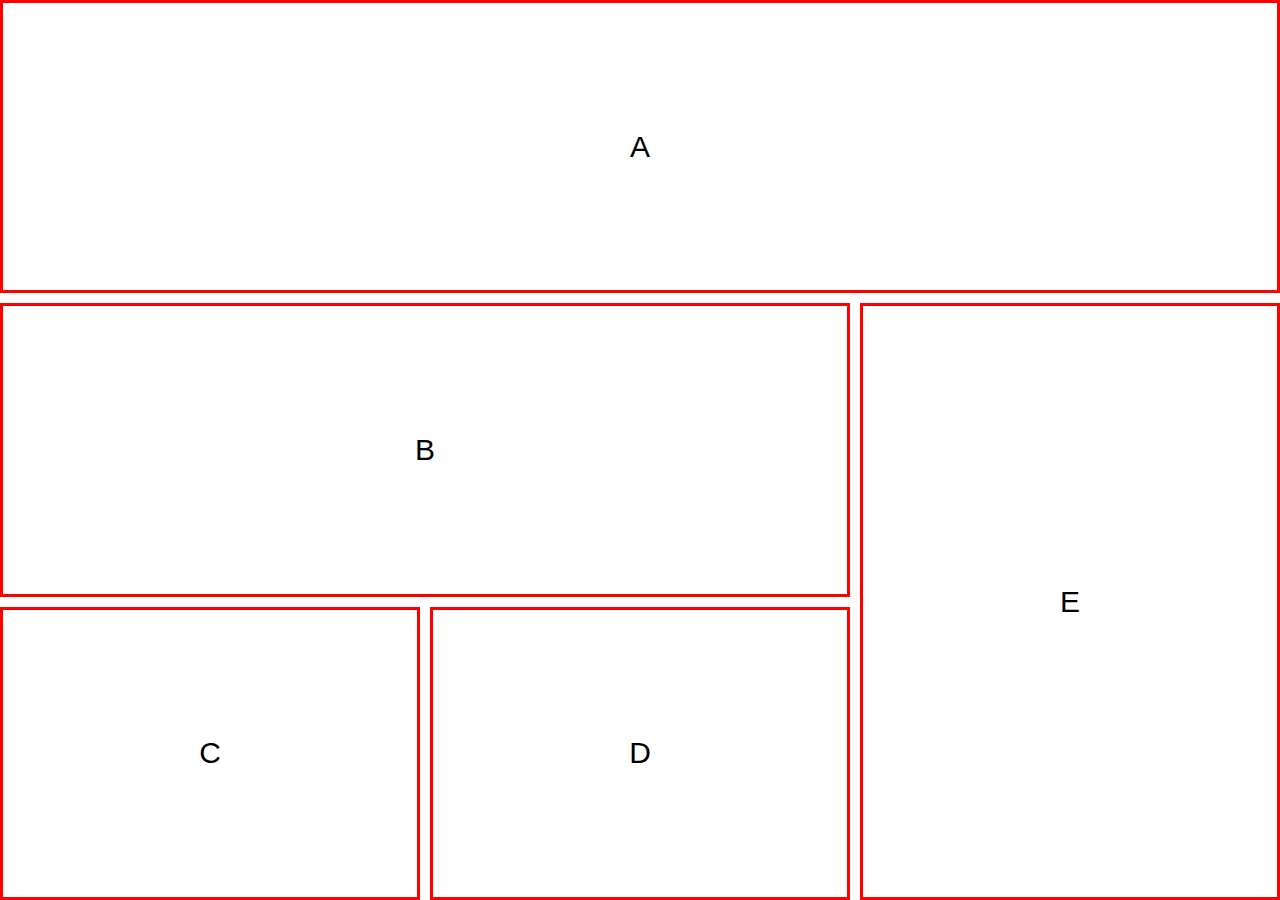
<file: 12 column_12rowGrid2/index.html>
<!DOCTYPE html>
<html lang="en">
<head>
    <meta charset="UTF-8">
    <meta name="viewport" content="width=device-width, initial-scale=1.0">
    <title>12 Column 12 Row Grid 2</title>
    <link rel="stylesheet" href="style.css">
</head>
<body>
    <div class="container">
        <div class="box-1">A</div>
        <div class="box-2">B</div>
        <div class="box-3">C</div>
        <div class="box-4">D</div>
        <div class="box-5">E</div>
    </div>
</body>
</html>
</file>
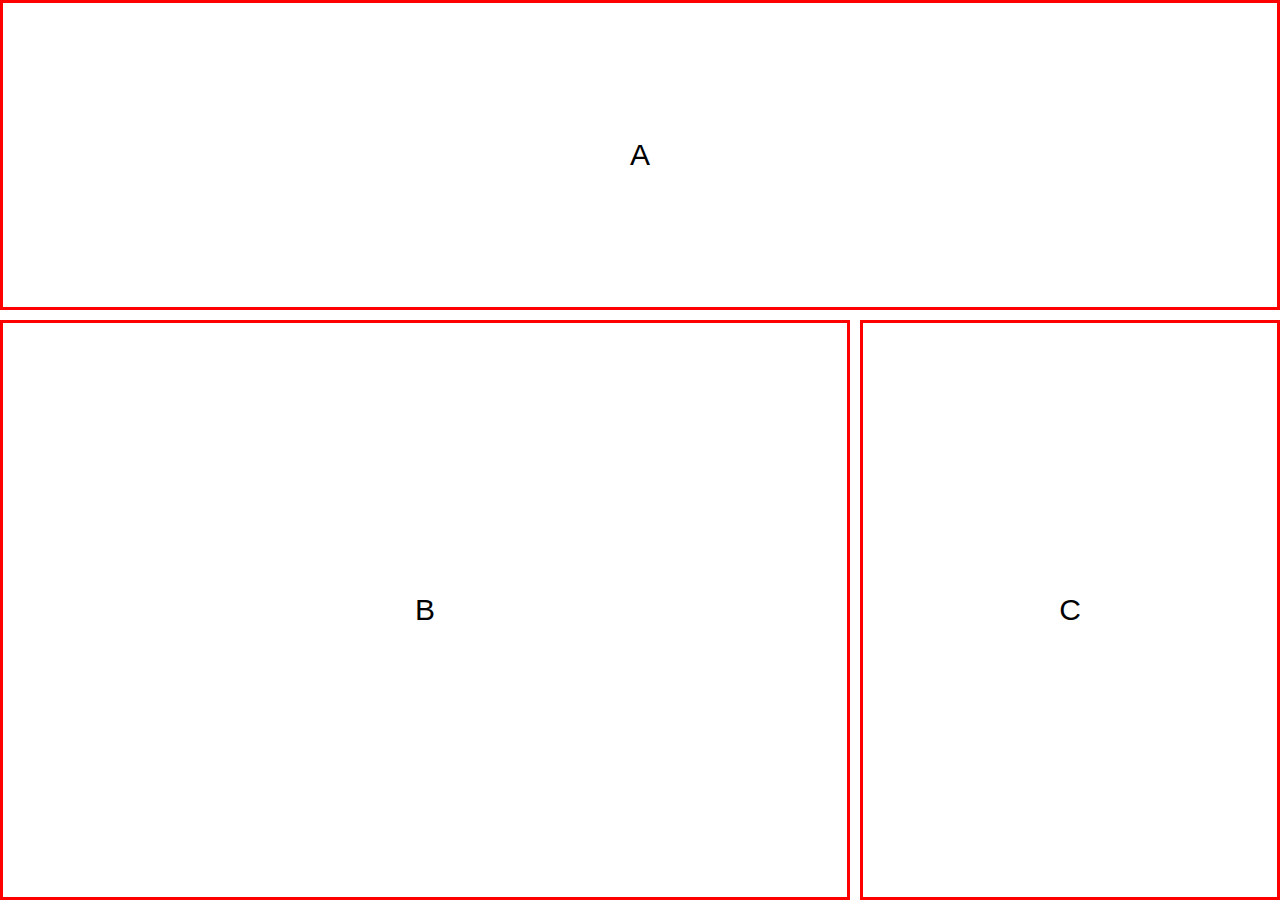
<file: 12column_12rowGrid/index.html>
<!DOCTYPE html>
<html lang="en">
<head>
    <meta charset="UTF-8">
    <meta name="viewport" content="width=device-width, initial-scale=1.0">
    <title>12 Column 12 Row Grid</title>
    <link rel="stylesheet" href="style.css">
</head>
<body>
   <div class="container">
    <div class="box-1">A</div>
    <div class="box-2">B</div>
    <div class="box-3">C</div>
   </div> 
</body>
</html>
</file>
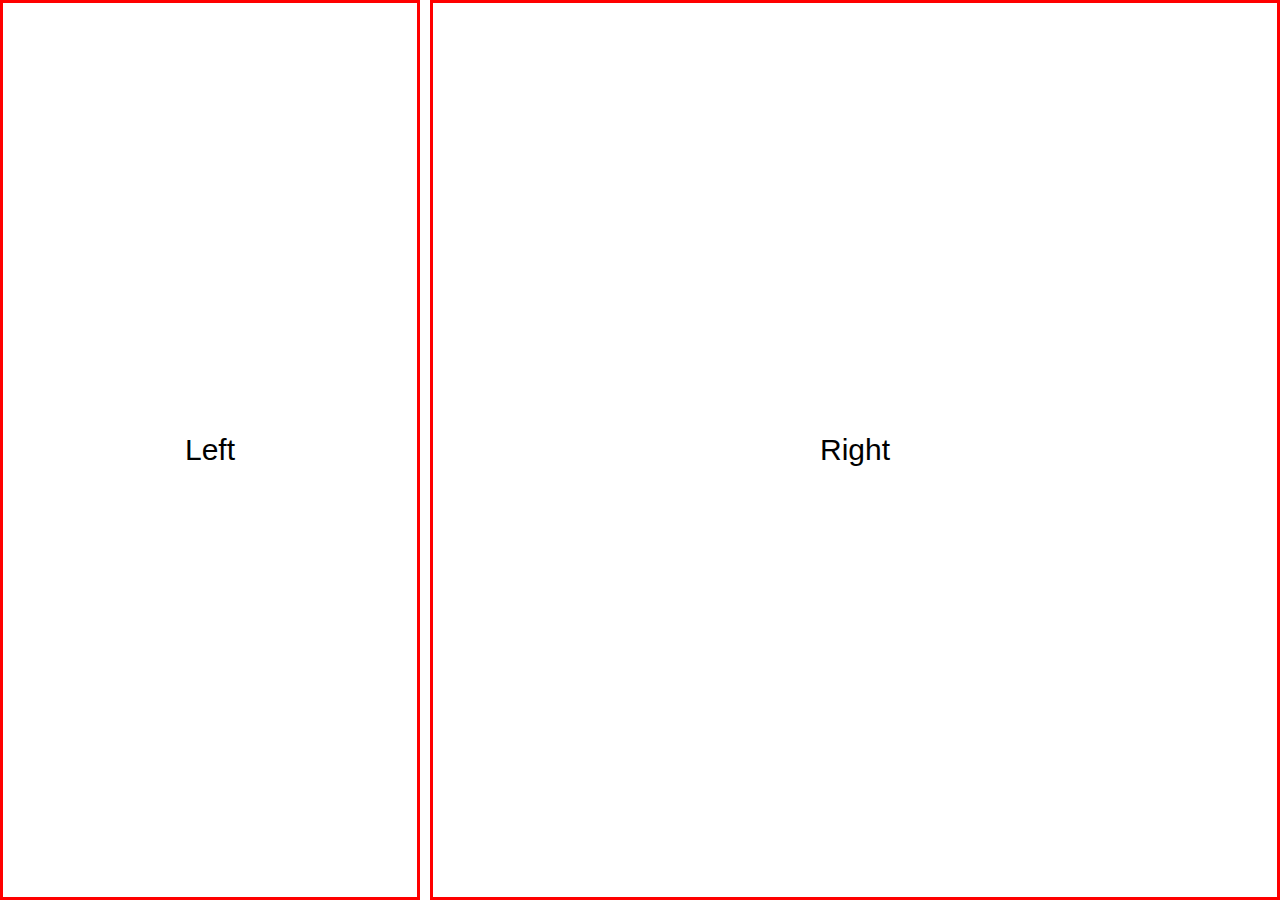
<file: 12column_2rowGrid/index.html>
<!DOCTYPE html>
<html lang="en">
<head>
    <meta charset="UTF-8">
    <meta name="viewport" content="width=device-width, initial-scale=1.0">
    <title>12 Column 2 Row Grid</title>
    <link rel="stylesheet" href="style.css">
</head>
<body>
    <div class="container">
        <div class="box-1">Left</div>
        <div class="box-2">Right</div>
    </div>
</body>
</html>
</file>
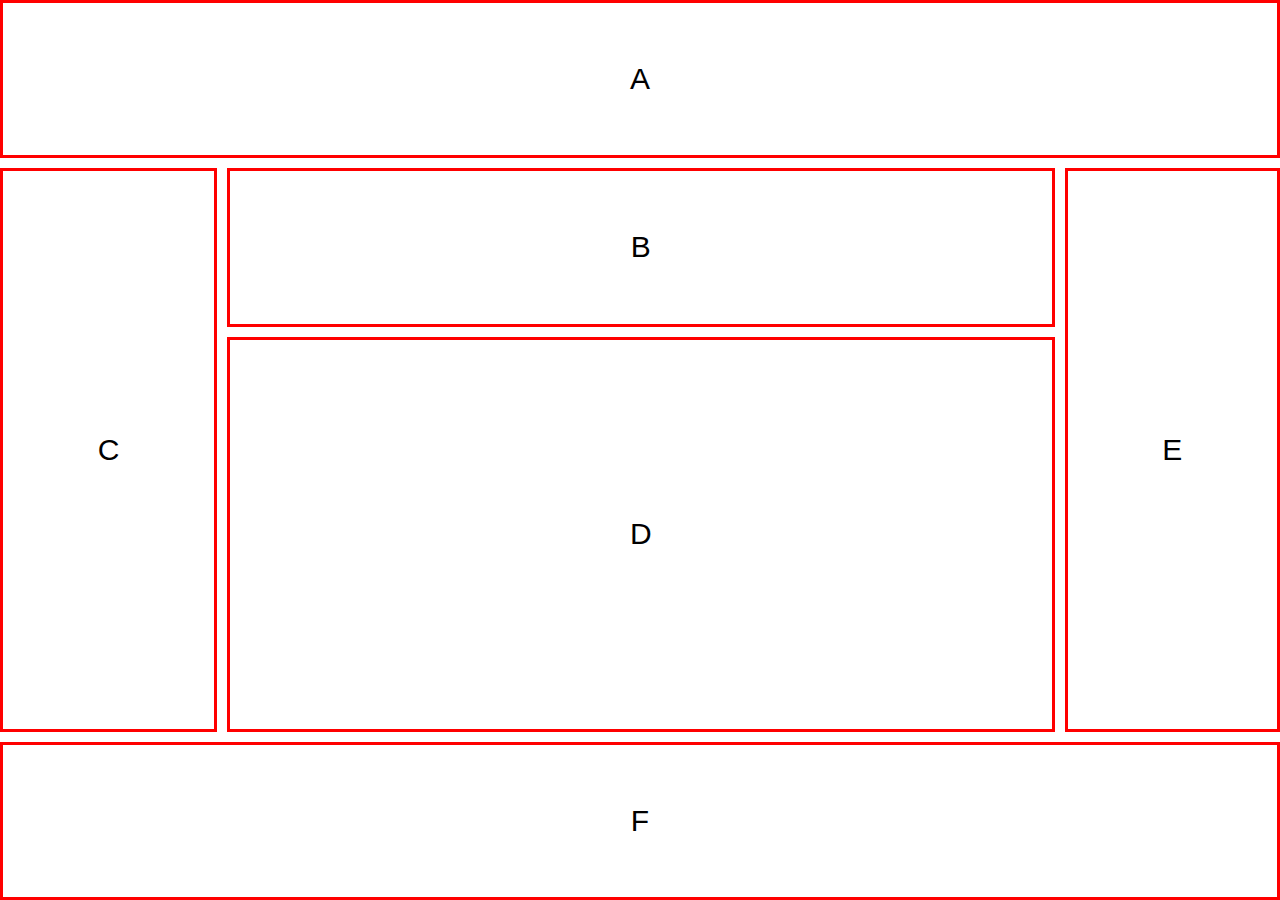
<file: grid_layout_joyShaheb/index.htm>
<!DOCTYPE html>
<html lang="en">
<head>
    <meta charset="UTF-8">
    <meta name="viewport" content="width=device-width, initial-scale=1.0">
    <title>12 Column 12 Row Grid 2</title>
    <link rel="stylesheet" href="style.css">
</head>
<body>
    <div class="container">
        <div class="box-1">A</div>
        <div class="box-2">B</div>
        <div class="box-3">C</div>
        <div class="box-4">D</div>
        <div class="box-5">E</div>
        <div class="box-6">F</div>
    </div>
</body>
</html>
</file>
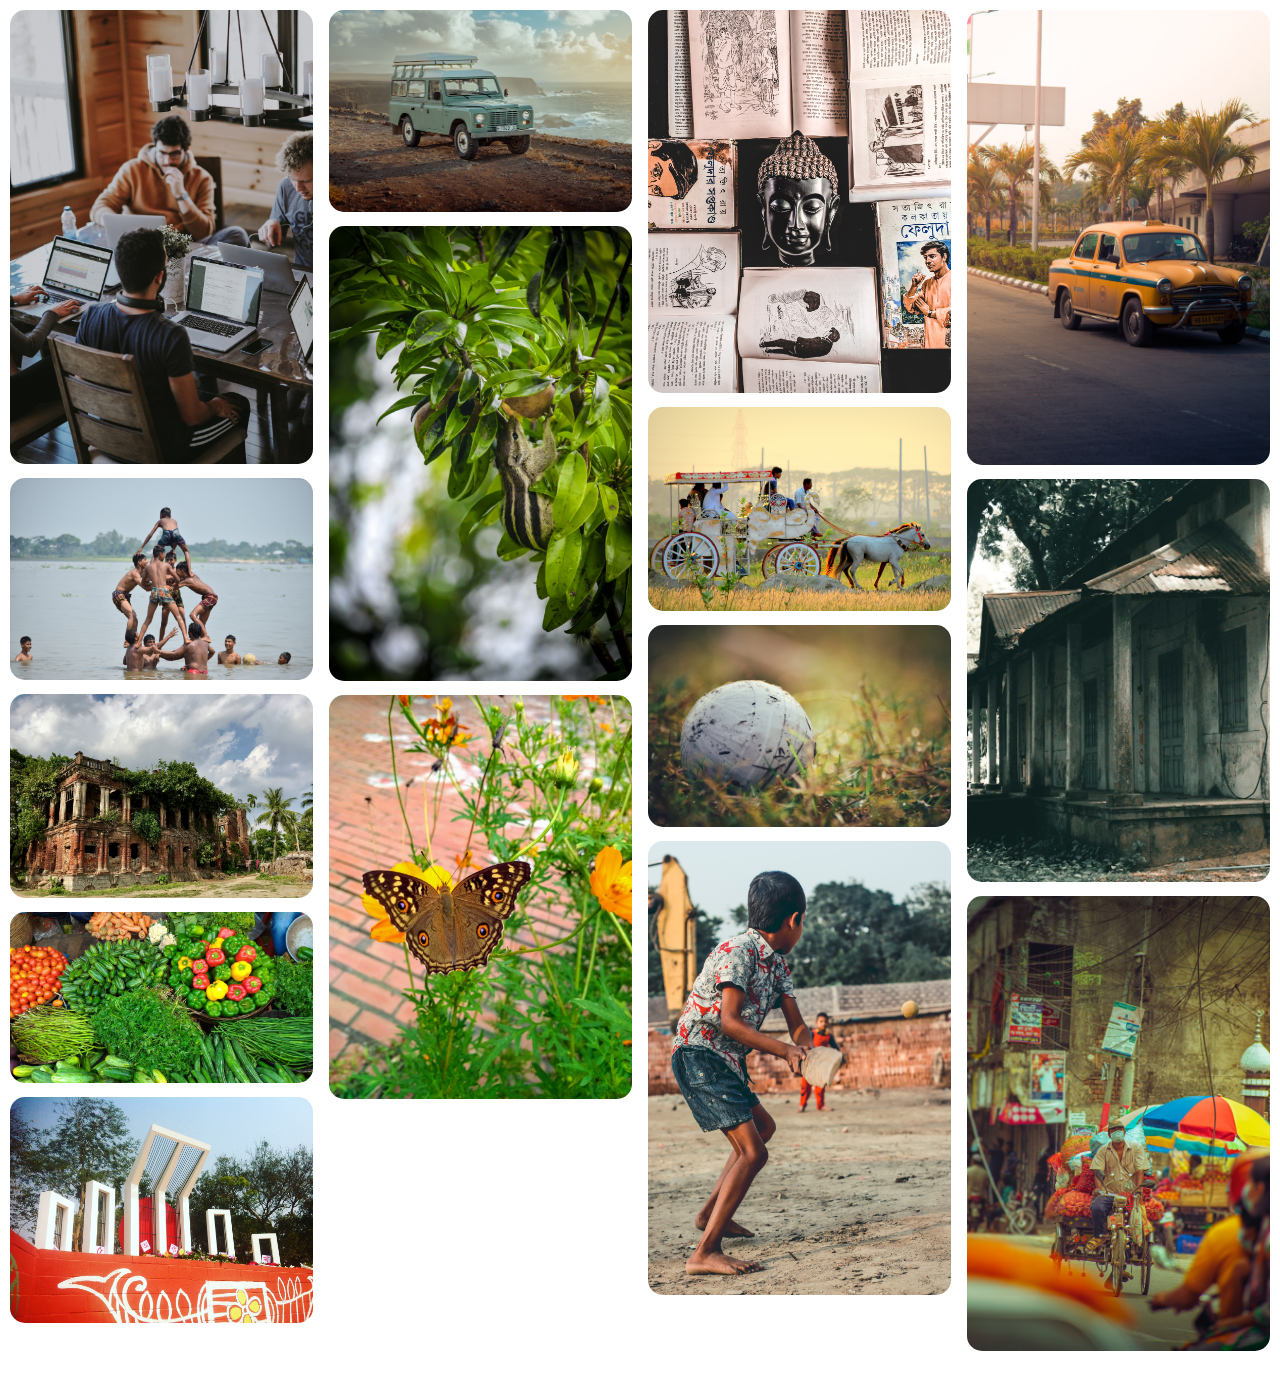
<file: pinterestMasonry/index.html>
<!DOCTYPE html>
<html lang="en">
<head>
    <meta charset="UTF-8">
    <meta name="viewport" content="width=device-width, initial-scale=1.0">
    <title>Pinterest layout style | Masonry grid</title>
    <link rel="stylesheet" href="style.css">
</head>
<body>
    <div class="container">
        <div><img src="../sumitSaha_imageGrid/Demo Images/1.jpg" alt=""></div>
        <div><img src="../sumitSaha_imageGrid/Demo Images/2.jpg" alt=""></div>
        <div><img src="../sumitSaha_imageGrid/Demo Images/3.jpg" alt=""></div>
        <div><img src="../sumitSaha_imageGrid/Demo Images/4.jpg" alt=""></div>
        <div><img src="../sumitSaha_imageGrid/Demo Images/5.jpg" alt=""></div>
        <div><img src="../sumitSaha_imageGrid/Demo Images/6.jpg" alt=""></div>
        <div><img src="../sumitSaha_imageGrid/Demo Images/7.jpg" alt=""></div>
        <div><img src="../sumitSaha_imageGrid/Demo Images/8.jpg" alt=""></div>
        <div><img src="../sumitSaha_imageGrid/Demo Images/9.jpg" alt=""></div>
        <div><img src="../sumitSaha_imageGrid/Demo Images/10.jpg" alt=""></div>
        <div><img src="../sumitSaha_imageGrid/Demo Images/11.jpg" alt=""></div>
        <div><img src="../sumitSaha_imageGrid/Demo Images/12.jpg" alt=""></div>
        <div><img src="../sumitSaha_imageGrid/Demo Images/13.jpg" alt=""></div>
        <div><img src="../sumitSaha_imageGrid/Demo Images/14.jpg" alt=""></div>
        <div><img src="../sumitSaha_imageGrid/Demo Images/15.jpg" alt=""></div>
    </div>
</body>
</html>
</file>
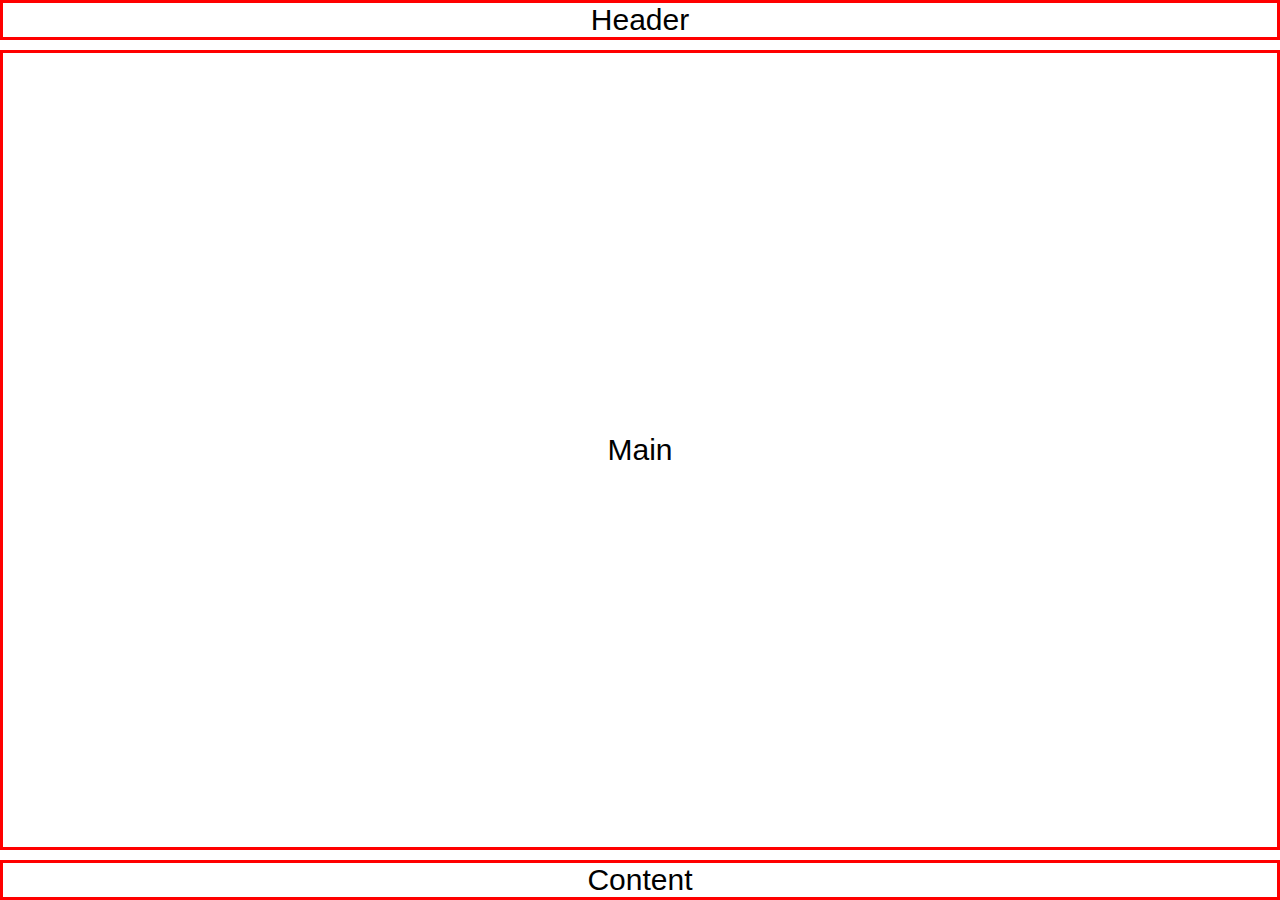
<file: single_column_layout/index.html>
<!DOCTYPE html>
<html lang="en">
<head>
    <meta charset="UTF-8">
    <meta name="viewport" content="width=device-width, initial-scale=1.0">
    <title>Single Column Layout</title>
    <link rel="stylesheet" href="style.css">
</head>
<body>
    <div class="container">
        <div class="box-1">Header</div>
        <div class="box-2">Main</div>
        <div class="box-3">Content</div>
    </div>
</body>
</html>
</file>
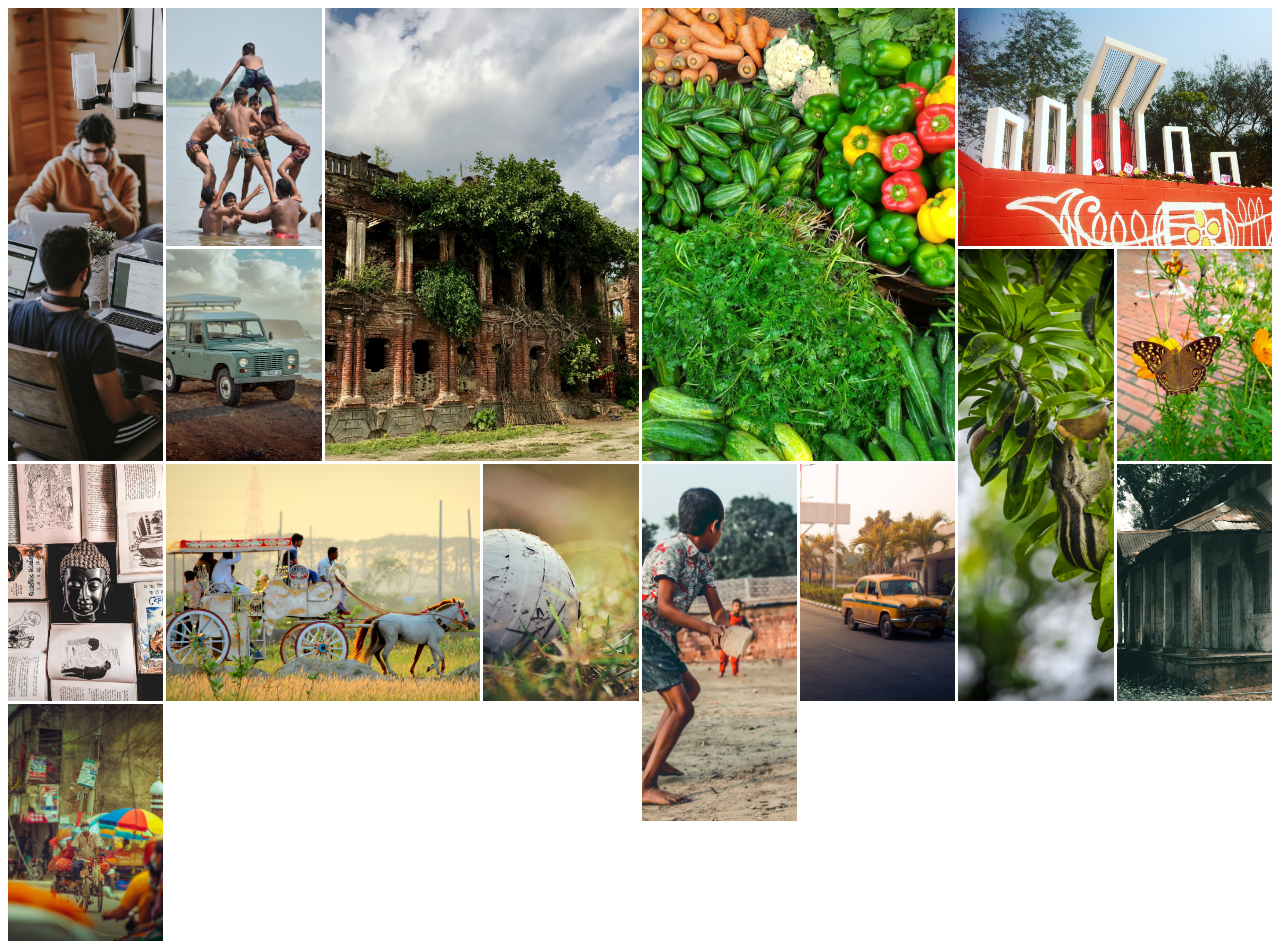
<file: sumitSaha_imageGrid/index.html>
<!DOCTYPE html>
<html lang="en">
<head>
    <meta charset="UTF-8">
    <meta name="viewport" content="width=device-width, initial-scale=1.0">
    <title>Responsive Image Gallery</title>
    <link rel="stylesheet" href="style.css">
</head>
<body>
    <div class="container">
        <div class="vertical"><img src="Demo Images/1.jpg" alt=""></div>
        <div><img src="Demo Images/2.jpg" alt=""></div>
        <div class="big"><img src="Demo Images/3.jpg" alt=""></div>
        <div class="big"><img src="Demo Images/4.jpg" alt=""></div>
        <div class="horizontal"><img src="Demo Images/5.jpg" alt=""></div>
        <div><img src="Demo Images/6.jpg" alt=""></div>
        <div class="vertical"><img src="Demo Images/7.jpg" alt=""></div>
        <div><img src="Demo Images/8.jpg" alt=""></div>
        <div><img src="Demo Images/9.jpg" alt=""></div>
        <div class="horizontal"><img src="Demo Images/10.jpg" alt=""></div>
        <div><img src="Demo Images/11.jpg" alt=""></div>
        <div class="vertical"><img src="Demo Images/12.jpg" alt=""></div>
        <div><img src="Demo Images/13.jpg" alt=""></div>
        <div><img src="Demo Images/14.jpg" alt=""></div>
        <div class="vertical"><img src="Demo Images/15.jpg" alt=""></div>
    </div>
</body>
</html>
</file>
<file: 12 column_12rowGrid2/style.css>
* {
    margin: 0px;
    padding: 0px;
    box-sizing: border-box;
}
body {
    font-family: sans-serif;
    font-size: 30px;
}
.container {
    display: grid;
    height: 100vh;
    gap: 10px;
    grid-template-areas: 
    "a a a a    a a a a     a a a a "
    "b b b b    b b b b     e e e e "
    "c c c c    d d d d     e e e e "
    ;
}
.box-1 {
    grid-area: a;
}
.box-2 {
    grid-area: b;
}
.box-3 {
    grid-area: c;
}
.box-4 {
    grid-area: d;
}
.box-5 {
    grid-area: e;
}
[class ^= "box-"] {
    display: grid;
    place-items: center;
    border: 3px solid red;
}
@media screen and (max-width:500px) {
   .container {
    grid-template-areas: 
    "a a a a    a a a a     a a a a "
    "b b b b    b b b b     b b b b "
    "b b b b    b b b b     b b b b "
    "c c c c    c c d d     d d d d "
    "e e e e    e e e e     e e e e "
    ;
   }
}
</file>
<file: 12column_12rowGrid/style.css>
* {
    margin: 0px;
    padding: 0px;
    box-sizing: border-box;
}
body {
    font-family: sans-serif;
    font-size: 30px;
}
.container {
    display: grid;
    height: 100vh;
    gap: 10px;
    grid-template-areas: 
    "a a a a a a a a a a a a"
    "b b b b b b b b c c c c"
    "b b b b b b b b c c c c"
    ;
}
[class ^= "box-"] {
    display: grid;
    place-items: center;
    border: 3px solid red;
}
.box-1 {
    grid-area: a;
}
.box-2 {
    grid-area: b;
}
.box-3 {
    grid-area: c;
}
@media screen and (max-width:500px) {
    .container {
        grid-template-areas: 
        "a a a a a a a a a a a a"
        "b b b b b b b b b b b b"
        "b b b b b b b b b b b b"
        "c c c c c c c c c c c c"
        ; 
    }
}
</file>
<file: 12column_2rowGrid/style.css>
* {
    margin: 0px;
    padding: 0px;
    box-sizing: border-box;
}
body {
    font-family: sans-serif;
    font-size: 30px;
}
.container {
    display: grid;
    height: 100vh;
    grid-template-columns: repeat(12, 1fr) ;
    gap: 10px;
}
[class ^= "box-"] {
    display: grid;
    place-items: center;
    border: 3px solid red;
}
.box-1 {
    grid-column: 1 / 5;
}
.box-2 {
    grid-column: 5 / 13;
}

@media screen and (max-width:500px) {
    .container {
        grid-template-columns: 100%;
        grid-template-rows: repeat(2, 1fr);
    }
    .box-1, .box-2 {
        grid-column: inherit;
    }
}
</file>
<file: grid_layout_joyShaheb/style.css>
* {
    margin: 0px;
    padding: 0px;
    box-sizing: border-box;
}
body {
    font-family: sans-serif;
    font-size: 30px;
}
.container {
    display: grid;
    height: 100vh;
    gap: 10px;
    grid-template-areas: 
    "a a a a    a a a a     a a a a "
    "c c b b    b b b b     b b e e "    
    "c c d d    d d d d     d d e e "
    "c c d d    d d d d     d d e e "
    "c c d d    d d d d     d d e e "
    "f f f f    f f f f     f f f f "
    ;
}
.box-1 {
    grid-area: a;
}
.box-2 {
    grid-area: b;
}
.box-3 {
    grid-area: c;
}
.box-4 {
    grid-area: d;
}
.box-5 {
    grid-area: e;
}
.box-6 {
    grid-area: f;
}
[class ^= "box-"] {
    display: grid;
    place-items: center;
    border: 3px solid red;
}
@media screen and (max-width:380px) {
   .container {
    grid-template-areas: 
    "a a a a    a a a a     a a a a "
    "b b b b    b b b b     b b b b "    
    "d d d d    d d d d     d d d d "
    "d d d d    d d d d     d d d d "
    "d d d d    d d d d     d d d d "
    "d d d d    d d d d     d d d d "
    "c c c c    c c c c     c c c c "
    "e e e e    e e e e     e e e e "
    "f f f f    f f f f     f f f f "
    ;
   }
}
@media screen and (min-width:380px) and (max-width: 950px) {
    .container {
     grid-template-areas: 
     "a a a a    a a a a     a a a a "
     "b b b b    b b b b     b b b b "
     "c c d d    d d d d     d d d d "
     "c c d d    d d d d     d d d d "
     "c c d d    d d d d     d d d d "
     "e e f f    f f f f     f f f f "
     ;
    }
 }
</file>
<file: pinterestMasonry/style.css>
* {
    margin: 0;
    padding: 0;
    box-sizing: border-box;
}
.container {    
    columns: 4;
    margin: 10px 10px;
}
img {
    max-width: 100%;
    border-radius: 15px;
    margin-bottom: 10px;
}
@media screen and (max-width: 740px) {
    .container {
        columns: 2;
    }
}
</file>
<file: single_column_layout/style.css>
* {
    margin: 0px;
    padding: 0px;
    box-sizing: border-box;
}
body {
    font-family: sans-serif;
    font-size: 30px;
}
.container {
    display: grid;
    height: 100vh;
    grid-template-rows: auto 1fr auto ;
    gap: 10px;
}
[class ^= "box-"] {
    display: grid;
    place-items: center;
    border: 3px solid red;
}
</file>
<file: sumitSaha_imageGrid/style.css>
.container {
    display: grid;
    grid-template-columns: repeat(auto-fit, minmax(150px, 1fr));
    gap: 3px;
    grid-auto-flow: dense;
}
.container img {
    width: 100%;
    height: 100%;
    object-fit: cover;
}
.horizontal {
    grid-column: auto / span 2;
}
.vertical {
    grid-row: auto / span 2;
}
.big {
    grid-column: auto / span 2;
    grid-row: auto / span 2;
}
</file>
